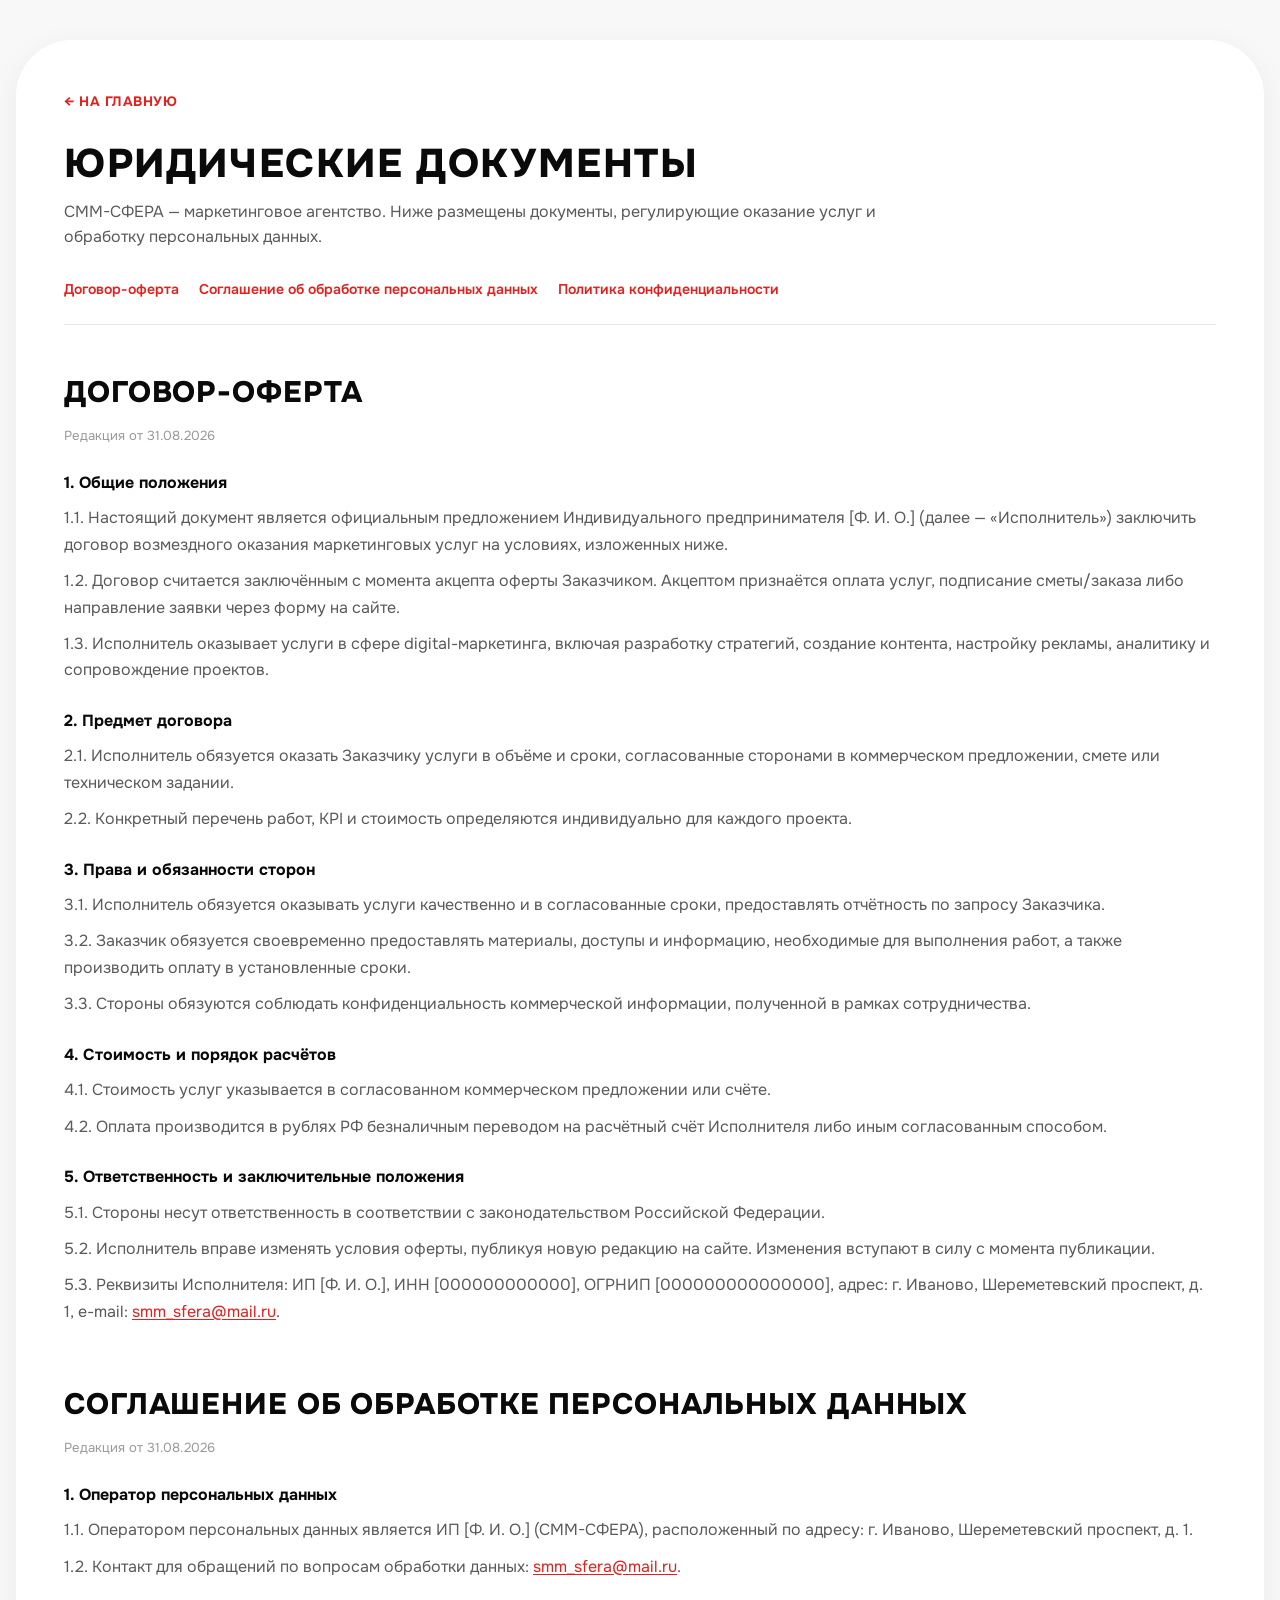
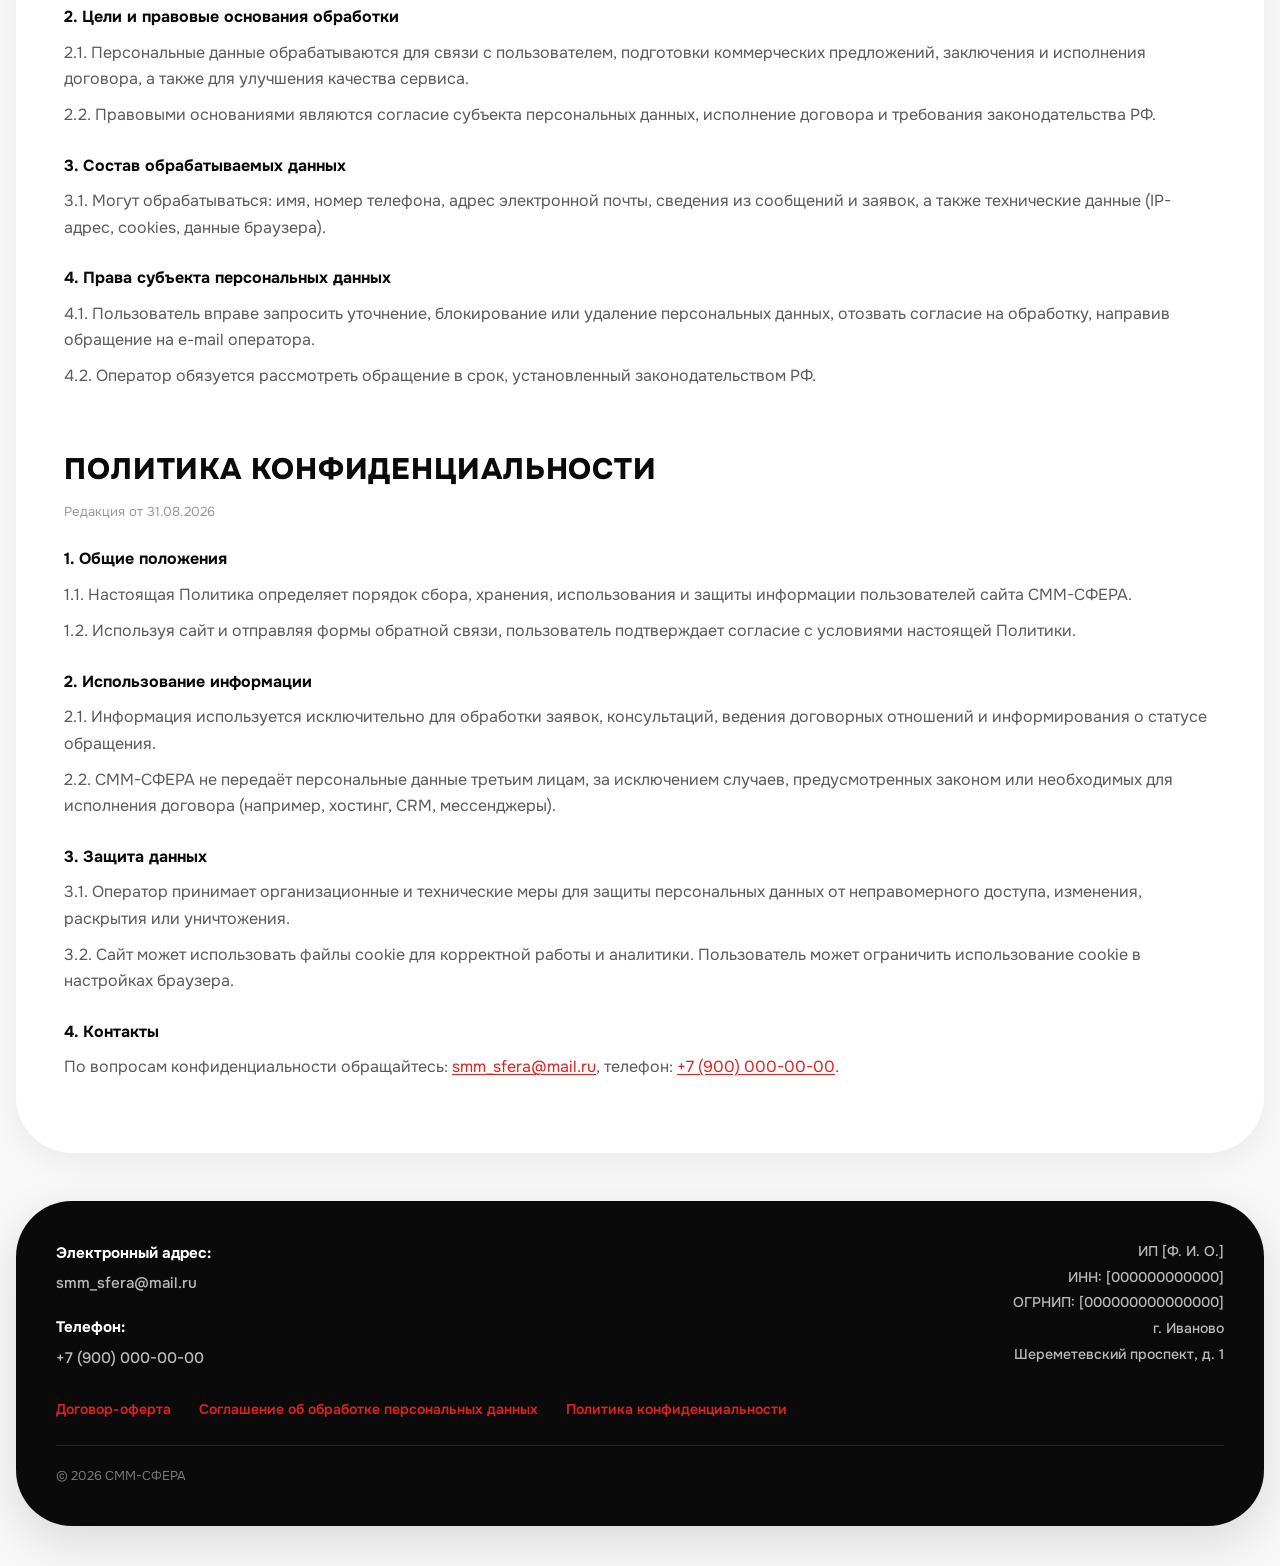
<file: policies.html>
<!DOCTYPE html>
<html lang="ru">
<head>
  <meta charset="UTF-8">
  <meta name="viewport" content="width=device-width, initial-scale=1.0">
  <meta name="robots" content="noindex, nofollow">
  <meta name="description" content="Юридические документы СММ-СФЕРА: договор-оферта, соглашение об обработке персональных данных, политика конфиденциальности.">
  <title>Юридические документы — СММ-СФЕРА</title>
  <link rel="preconnect" href="https://fonts.googleapis.com">
  <link rel="preconnect" href="https://fonts.gstatic.com" crossorigin>
  <link href="https://fonts.googleapis.com/css2?family=Onest:wght@400;500;600;700;800&display=swap" rel="stylesheet">
  <link rel="stylesheet" href="css/tokens.css">
  <link rel="stylesheet" href="css/layout.css">
  <link rel="stylesheet" href="css/components.css">
  <link rel="stylesheet" href="css/animations.css">
</head>
<body class="legal-page">

  <main class="legal-page__main">
    <div class="container">
      <div class="legal-page__shell">
        <a href="index.html" class="legal-page__back">← На главную</a>

        <header class="legal-page__header">
          <h1 class="legal-page__title">Юридические документы</h1>
          <p class="legal-page__intro">СММ-СФЕРА — маркетинговое агентство. Ниже размещены документы, регулирующие оказание услуг и обработку персональных данных.</p>
        </header>

        <nav class="legal-page__toc" aria-label="Содержание документов">
          <a href="#offer" class="legal-page__toc-link">Договор-оферта</a>
          <a href="#personal-data" class="legal-page__toc-link">Соглашение об обработке персональных данных</a>
          <a href="#privacy" class="legal-page__toc-link">Политика конфиденциальности</a>
        </nav>

        <article id="offer" class="legal-doc">
          <h2 class="legal-doc__title">Договор-оферта</h2>
          <p class="legal-doc__updated">Редакция от 31.08.2026</p>

          <section class="legal-doc__section">
            <h3>1. Общие положения</h3>
            <p>1.1. Настоящий документ является официальным предложением Индивидуального предпринимателя [Ф. И. О.] (далее — «Исполнитель») заключить договор возмездного оказания маркетинговых услуг на условиях, изложенных ниже.</p>
            <p>1.2. Договор считается заключённым с момента акцепта оферты Заказчиком. Акцептом признаётся оплата услуг, подписание сметы/заказа либо направление заявки через форму на сайте.</p>
            <p>1.3. Исполнитель оказывает услуги в сфере digital-маркетинга, включая разработку стратегий, создание контента, настройку рекламы, аналитику и сопровождение проектов.</p>
          </section>

          <section class="legal-doc__section">
            <h3>2. Предмет договора</h3>
            <p>2.1. Исполнитель обязуется оказать Заказчику услуги в объёме и сроки, согласованные сторонами в коммерческом предложении, смете или техническом задании.</p>
            <p>2.2. Конкретный перечень работ, KPI и стоимость определяются индивидуально для каждого проекта.</p>
          </section>

          <section class="legal-doc__section">
            <h3>3. Права и обязанности сторон</h3>
            <p>3.1. Исполнитель обязуется оказывать услуги качественно и в согласованные сроки, предоставлять отчётность по запросу Заказчика.</p>
            <p>3.2. Заказчик обязуется своевременно предоставлять материалы, доступы и информацию, необходимые для выполнения работ, а также производить оплату в установленные сроки.</p>
            <p>3.3. Стороны обязуются соблюдать конфиденциальность коммерческой информации, полученной в рамках сотрудничества.</p>
          </section>

          <section class="legal-doc__section">
            <h3>4. Стоимость и порядок расчётов</h3>
            <p>4.1. Стоимость услуг указывается в согласованном коммерческом предложении или счёте.</p>
            <p>4.2. Оплата производится в рублях РФ безналичным переводом на расчётный счёт Исполнителя либо иным согласованным способом.</p>
          </section>

          <section class="legal-doc__section">
            <h3>5. Ответственность и заключительные положения</h3>
            <p>5.1. Стороны несут ответственность в соответствии с законодательством Российской Федерации.</p>
            <p>5.2. Исполнитель вправе изменять условия оферты, публикуя новую редакцию на сайте. Изменения вступают в силу с момента публикации.</p>
            <p>5.3. Реквизиты Исполнителя: ИП [Ф. И. О.], ИНН [000000000000], ОГРНИП [000000000000000], адрес: г. Иваново, Шереметевский проспект, д. 1, e-mail: <a href="mailto:smm_sfera@mail.ru">smm_sfera@mail.ru</a>.</p>
          </section>
        </article>

        <article id="personal-data" class="legal-doc">
          <h2 class="legal-doc__title">Соглашение об обработке персональных данных</h2>
          <p class="legal-doc__updated">Редакция от 31.08.2026</p>

          <section class="legal-doc__section">
            <h3>1. Оператор персональных данных</h3>
            <p>1.1. Оператором персональных данных является ИП [Ф. И. О.] (СММ-СФЕРА), расположенный по адресу: г. Иваново, Шереметевский проспект, д. 1.</p>
            <p>1.2. Контакт для обращений по вопросам обработки данных: <a href="mailto:smm_sfera@mail.ru">smm_sfera@mail.ru</a>.</p>
          </section>

          <section class="legal-doc__section">
            <h3>2. Цели и правовые основания обработки</h3>
            <p>2.1. Персональные данные обрабатываются для связи с пользователем, подготовки коммерческих предложений, заключения и исполнения договора, а также для улучшения качества сервиса.</p>
            <p>2.2. Правовыми основаниями являются согласие субъекта персональных данных, исполнение договора и требования законодательства РФ.</p>
          </section>

          <section class="legal-doc__section">
            <h3>3. Состав обрабатываемых данных</h3>
            <p>3.1. Могут обрабатываться: имя, номер телефона, адрес электронной почты, сведения из сообщений и заявок, а также технические данные (IP-адрес, cookies, данные браузера).</p>
          </section>

          <section class="legal-doc__section">
            <h3>4. Права субъекта персональных данных</h3>
            <p>4.1. Пользователь вправе запросить уточнение, блокирование или удаление персональных данных, отозвать согласие на обработку, направив обращение на e-mail оператора.</p>
            <p>4.2. Оператор обязуется рассмотреть обращение в срок, установленный законодательством РФ.</p>
          </section>
        </article>

        <article id="privacy" class="legal-doc">
          <h2 class="legal-doc__title">Политика конфиденциальности</h2>
          <p class="legal-doc__updated">Редакция от 31.08.2026</p>

          <section class="legal-doc__section">
            <h3>1. Общие положения</h3>
            <p>1.1. Настоящая Политика определяет порядок сбора, хранения, использования и защиты информации пользователей сайта СММ-СФЕРА.</p>
            <p>1.2. Используя сайт и отправляя формы обратной связи, пользователь подтверждает согласие с условиями настоящей Политики.</p>
          </section>

          <section class="legal-doc__section">
            <h3>2. Использование информации</h3>
            <p>2.1. Информация используется исключительно для обработки заявок, консультаций, ведения договорных отношений и информирования о статусе обращения.</p>
            <p>2.2. СММ-СФЕРА не передаёт персональные данные третьим лицам, за исключением случаев, предусмотренных законом или необходимых для исполнения договора (например, хостинг, CRM, мессенджеры).</p>
          </section>

          <section class="legal-doc__section">
            <h3>3. Защита данных</h3>
            <p>3.1. Оператор принимает организационные и технические меры для защиты персональных данных от неправомерного доступа, изменения, раскрытия или уничтожения.</p>
            <p>3.2. Сайт может использовать файлы cookie для корректной работы и аналитики. Пользователь может ограничить использование cookie в настройках браузера.</p>
          </section>

          <section class="legal-doc__section">
            <h3>4. Контакты</h3>
            <p>По вопросам конфиденциальности обращайтесь: <a href="mailto:smm_sfera@mail.ru">smm_sfera@mail.ru</a>, телефон: <a href="tel:+79000000000">+7 (900) 000-00-00</a>.</p>
          </section>
        </article>
      </div>
    </div>
  </main>

  <footer class="footer">
    <div class="container">
      <div class="footer__shell">
        <div class="footer__legal-grid">
          <div class="footer__contacts-block">
            <p class="footer__field">
              <span class="footer__field-label">Электронный адрес:</span>
              <a href="mailto:smm_sfera@mail.ru" class="footer__field-value">smm_sfera@mail.ru</a>
            </p>
            <p class="footer__field">
              <span class="footer__field-label">Телефон:</span>
              <a href="tel:+79000000000" class="footer__field-value">+7 (900) 000-00-00</a>
            </p>
          </div>

          <div class="footer__legal-block">
            <p>ИП [Ф. И. О.]</p>
            <p>ИНН: [000000000000]</p>
            <p>ОГРНИП: [000000000000000]</p>
            <p>г. Иваново</p>
            <p>Шереметевский проспект, д. 1</p>
          </div>
        </div>

        <nav class="footer__policies" aria-label="Юридические документы">
          <a href="#offer" class="footer__policy-link">Договор-оферта</a>
          <a href="#personal-data" class="footer__policy-link">Соглашение об обработке персональных данных</a>
          <a href="#privacy" class="footer__policy-link">Политика конфиденциальности</a>
        </nav>

        <div class="footer__bottom">
          <p class="footer__copy">© 2026 СММ-СФЕРА</p>
        </div>
      </div>
    </div>
  </footer>

</body>
</html>
</file>
<file: css/tokens.css>
:root {
  --color-red: #E1211E;
  --color-red-dark: #C01A18;
  --color-black: #0A0A0A;
  --color-white: #FFFFFF;
  --color-gray-50: #F8F8F8;
  --color-gray-100: #F2F2F2;
  --color-gray-200: #E8E8E8;
  --color-gray-400: #9A9A9A;
  --color-gray-600: #5A5A5A;

  --font-family: 'Onest', system-ui, sans-serif;

  --radius-sm: 12px;
  --radius-md: 20px;
  --radius-inner: 20px;
  --radius-outer: 32px;
  --radius-tile: 32px;
  --radius-shell: 56px;
  --radius-tile-alt: 56px 32px 32px 56px;
  --radius-tile-alt-2: 32px 56px 56px 32px;
  --radius-pill: 999px;

  --gap: 10px;
  --gap-lg: 20px;
  --container-max: 1280px;
  --header-height: 96px;
  --section-overlap: -28px;

  --shadow-soft: 0 8px 32px rgba(10, 10, 10, 0.06);
  --shadow-lift: 0 16px 48px rgba(10, 10, 10, 0.12);
  --shadow-header: 0 4px 24px rgba(10, 10, 10, 0.08);

  --transition: 0.35s cubic-bezier(0.4, 0, 0.2, 1);
  --transition-fast: 0.2s cubic-bezier(0.4, 0, 0.2, 1);
}

*,
*::before,
*::after {
  box-sizing: border-box;
  margin: 0;
  padding: 0;
}

html {
  scroll-behavior: smooth;
}

@media (prefers-reduced-motion: reduce) {
  html {
    scroll-behavior: auto;
  }
}

body {
  font-family: var(--font-family);
  font-size: 16px;
  line-height: 1.6;
  color: var(--color-black);
  background: var(--color-gray-50);
  -webkit-font-smoothing: antialiased;
}

img {
  max-width: 100%;
  height: auto;
  display: block;
}

a {
  color: inherit;
  text-decoration: none;
}

ul {
  list-style: none;
}

button,
input {
  font: inherit;
  border: none;
  background: none;
}

:focus-visible {
  outline: 2px solid var(--color-red);
  outline-offset: 3px;
}
</file>
<file: css/layout.css>
.container {
  width: min(100% - 32px, var(--container-max));
  margin-inline: auto;
}

.section {
  padding-block: 40px;
  position: relative;
  scroll-margin-top: calc(var(--header-height) + 12px);
}

.section--tight {
  padding-block: 20px;
}

.section--hero {
  padding-top: 8px;
  padding-bottom: 20px;
  z-index: 2;
}

.section--signals {
  z-index: 1;
}

.section--overlap {
  margin-top: var(--section-overlap);
  z-index: 1;
}

.section--overlap + .section--overlap {
  z-index: auto;
}

/* Section shells — organic capsules */
.section-shell {
  border-radius: var(--radius-shell);
  overflow: hidden;
  box-shadow: var(--shadow-soft);
}

.section-shell--white {
  background: var(--color-white);
}

.section-shell--contacts {
  background: var(--color-white);
}

.section-shell__inner {
  padding: var(--gap);
}

/* Bento canvas */
.bento-canvas {
  display: grid;
  gap: var(--gap);
}

.bento-tile {
  padding: clamp(20px, 3vw, 32px);
  border-radius: var(--radius-tile);
  overflow: hidden;
  transition: transform var(--transition-fast), box-shadow var(--transition-fast);
}

.bento-tile--shape-a {
  border-radius: var(--radius-tile-alt);
}

.bento-tile--shape-b {
  border-radius: var(--radius-tile-alt-2);
}

.bento-tile--white {
  background: var(--color-white);
}

.bento-tile--red {
  background: var(--color-red);
  color: var(--color-white);
}

.bento-tile--black {
  background: var(--color-black);
  color: var(--color-white);
}

.bento-tile--gray {
  background: var(--color-gray-50);
}

.canvas-title {
  font-size: clamp(1.25rem, 3vw, 2rem);
  font-weight: 800;
  letter-spacing: 0.04em;
  text-transform: uppercase;
  line-height: 1.2;
}

.canvas-title--dark {
  color: var(--color-black);
}

/* Hero — три колонки: текст / команда / лого */
.hero-mosaic {
  display: grid;
  grid-template-columns: minmax(0, 1.5fr) minmax(0, 0.88fr) minmax(0, 0.72fr);
  grid-template-rows: minmax(320px, 1fr);
  gap: var(--gap);
  align-items: stretch;
}

.hero-mosaic__main {
  display: flex;
  flex-direction: column;
  justify-content: center;
  box-shadow: var(--shadow-soft);
  padding: clamp(24px, 3vw, 40px);
}

.hero-mosaic__desc {
  display: flex;
  align-items: center;
  justify-content: flex-start;
  box-shadow: var(--shadow-soft);
  padding: clamp(24px, 3vw, 36px);
}

.hero-mosaic__logo {
  display: flex;
  align-items: center;
  justify-content: center;
  background: var(--color-red);
  position: relative;
  overflow: visible;
  box-shadow: var(--shadow-lift);
  min-height: 100%;
}

.hero-mosaic__logo::before {
  content: '';
  position: absolute;
  inset: 0;
  border-radius: inherit;
  background: radial-gradient(circle at 30% 22%, rgba(255, 255, 255, 0.14) 0%, transparent 52%);
  pointer-events: none;
  z-index: 0;
}

.hero-mosaic__logo .logo-sphere {
  position: relative;
  z-index: 1;
}


/* Signals canvas */
.signals-canvas {
  grid-template-columns: repeat(6, 1fr);
  grid-template-areas:
    "heading heading heading heading heading heading"
    "s01 s01 s02 s03 s03 s03"
    "s04 s04 s05 s06 s06 s06";
}

.signals-canvas__heading {
  grid-area: heading;
  border-radius: var(--radius-tile-alt);
}

.signals-canvas .signals-tile:nth-child(2) { grid-area: s01; }
.signals-canvas .signals-tile:nth-child(3) { grid-area: s02; }
.signals-canvas .signals-tile:nth-child(4) { grid-area: s03; }
.signals-canvas .signals-tile:nth-child(5) { grid-area: s04; }
.signals-canvas .signals-tile:nth-child(6) { grid-area: s05; }
.signals-canvas .signals-tile:nth-child(7) { grid-area: s06; }

/* Arsenal canvas */
.arsenal-canvas {
  grid-template-columns: repeat(6, 1fr);
  grid-template-rows: auto 1fr 1fr;
  grid-template-areas:
    "title title title title title title"
    "m01 m01 m02 m02 m03 m03"
    "m04 m05 m06 m07 m07 m07";
  align-items: stretch;
}

.arsenal-canvas__title {
  grid-area: title;
  border-radius: var(--radius-tile-alt-2);
}

.arsenal-canvas .mission-tile:nth-child(2) { grid-area: m01; }
.arsenal-canvas .mission-tile:nth-child(3) { grid-area: m02; }
.arsenal-canvas .mission-tile:nth-child(4) { grid-area: m03; }
.arsenal-canvas .mission-tile:nth-child(5) { grid-area: m04; }
.arsenal-canvas .mission-tile:nth-child(6) { grid-area: m05; }
.arsenal-canvas .mission-tile:nth-child(7) { grid-area: m06; }
.arsenal-canvas .mission-tile:nth-child(8) { grid-area: m07; }

/* Why canvas */
.why-canvas {
  grid-template-columns: repeat(12, 1fr);
  grid-template-rows: auto auto auto;
  grid-template-areas:
    "heading heading heading heading heading heading heading heading heading heading heading heading"
    "feat feat feat feat w02 w02 w02 w02 w03 w03 w03 w03"
    "feat feat feat feat w04 w04 w04 w05 w05 w06 w06 w06";
}

.why-canvas__heading {
  grid-area: heading;
  border-radius: var(--radius-tile-alt);
}

.why-canvas .why-tile:nth-child(2) { grid-area: feat; }
.why-canvas .why-tile:nth-child(3) { grid-area: w02; }
.why-canvas .why-tile:nth-child(4) { grid-area: w03; }
.why-canvas .why-tile:nth-child(5) { grid-area: w04; }
.why-canvas .why-tile:nth-child(6) { grid-area: w05; }
.why-canvas .why-tile:nth-child(7) { grid-area: w06; }

/* Cases canvas */
.cases-canvas {
  grid-template-columns: 1fr;
}

.cases-canvas__heading {
  border-radius: var(--radius-tile-alt);
}

/* Contact canvas */
.contact-canvas {
  grid-template-columns: 1fr 1fr;
  gap: var(--gap);
}

.contact-canvas__info {
  border-radius: var(--radius-tile-alt);
}

.contact-canvas__form {
  border-radius: var(--radius-tile-alt-2);
}

@media (max-width: 1024px) {
  .hero-mosaic {
    grid-template-columns: 1fr 1fr;
    grid-template-rows: auto auto;
    grid-template-areas:
      "main main"
      "desc logo";
  }

  .hero-mosaic__main {
    grid-area: main;
  }

  .hero-mosaic__desc {
    grid-area: desc;
  }

  .hero-mosaic__logo {
    grid-area: logo;
    min-height: 280px;
  }

  .signals-canvas {
    grid-template-columns: repeat(4, 1fr);
    grid-template-areas:
      "heading heading heading heading"
      "s01 s01 s02 s02"
      "s03 s03 s03 s04"
      "s05 s06 s06 s06";
  }

  .arsenal-canvas {
    grid-template-columns: repeat(2, 1fr);
    grid-template-areas:
      "title title"
      "m01 m01"
      "m02 m03"
      "m04 m05"
      "m06 m07";
  }

  .why-canvas {
    grid-template-columns: repeat(4, 1fr);
    grid-template-areas:
      "heading heading heading heading"
      "feat feat feat feat"
      "w02 w02 w03 w03"
      "w04 w04 w05 w06";
    grid-template-rows: auto;
  }

  .contact-canvas {
    grid-template-columns: 1fr;
  }
}

@media (max-width: 640px) {
  .section {
    padding-block: 32px;
  }

  .section-shell {
    border-radius: 36px;
  }

  .hero-mosaic {
    grid-template-columns: 1fr;
    grid-template-rows: auto;
    grid-template-areas:
      "main"
      "desc"
      "logo";
  }

  .hero-mosaic__main,
  .hero-mosaic__desc,
  .hero-mosaic__logo {
    grid-area: auto;
  }

  .hero-mosaic__logo {
    min-height: 260px;
  }

  .signals-canvas,
  .arsenal-canvas,
  .why-canvas {
    grid-template-columns: 1fr;
    grid-template-areas: none;
  }

  .signals-canvas > *,
  .arsenal-canvas > *,
  .why-canvas > * {
    grid-area: auto !important;
  }
}
</file>
<file: css/components.css>
/* Header — floating bar */
.header {
  position: sticky;
  top: 0;
  z-index: 100;
  padding: 16px 0 8px;
  pointer-events: none;
}

.header--floating .header__bar {
  pointer-events: auto;
  display: flex;
  align-items: center;
  gap: 12px;
  padding: 8px 12px 8px 8px;
  background: rgba(255, 255, 255, 0.92);
  border-radius: var(--radius-pill);
  box-shadow: var(--shadow-header);
  backdrop-filter: blur(16px);
  transition: padding var(--transition), box-shadow var(--transition);
}

.header.is-scrolled .header__bar {
  padding-block: 6px;
  box-shadow: var(--shadow-lift);
}

.header__logo {
  flex-shrink: 0;
}

.nav-pill {
  display: flex;
  align-items: center;
  gap: 6px;
  padding: 4px 6px;
  background: var(--color-white);
  border: 1px solid var(--color-gray-200);
  border-radius: var(--radius-pill);
  flex: 1;
  justify-content: center;
  min-width: 0;
  overflow-x: auto;
  overflow-y: visible;
  scrollbar-width: none;
}

.nav-pill::-webkit-scrollbar {
  display: none;
}

.nav-pill__link {
  flex: 0 0 auto;
  display: inline-flex;
  align-items: center;
  justify-content: center;
  min-height: 40px;
  padding: 10px 18px;
  font-size: 0.68rem;
  font-weight: 600;
  letter-spacing: 0.06em;
  text-transform: uppercase;
  white-space: nowrap;
  border-radius: var(--radius-pill);
  background: var(--color-gray-50);
  color: var(--color-black);
  position: relative;
  z-index: 0;
  transition: background var(--transition), color var(--transition), transform var(--transition-fast), box-shadow var(--transition-fast);
}

.nav-pill__link:hover,
.nav-pill__link:focus-visible {
  background: var(--color-white);
  box-shadow: var(--shadow-soft);
  z-index: 2;
}

.nav-pill__link.is-active {
  background: var(--color-black);
  color: var(--color-white);
  box-shadow: none;
  z-index: 1;
}

.nav-pill__link.is-active:hover,
.nav-pill__link.is-active:focus-visible {
  background: var(--color-black);
  color: var(--color-white);
}

.header__cta {
  flex-shrink: 0;
  white-space: nowrap;
}

.burger {
  display: none;
  flex-direction: column;
  gap: 5px;
  padding: 10px;
  cursor: pointer;
  border-radius: var(--radius-sm);
  flex-shrink: 0;
}

.burger span {
  display: block;
  width: 22px;
  height: 2px;
  background: var(--color-black);
  transition: transform var(--transition), opacity var(--transition);
}

.burger.is-active span:nth-child(1) {
  transform: translateY(7px) rotate(45deg);
}

.burger.is-active span:nth-child(2) {
  opacity: 0;
}

.burger.is-active span:nth-child(3) {
  transform: translateY(-7px) rotate(-45deg);
}

.nav-backdrop {
  display: none;
}

/* Higher specificity than .btn so desktop hides the mobile-menu CTA */
.nav-pill .nav-pill__cta {
  display: none;
}

@media (max-width: 1024px) {
  .burger {
    display: flex;
    order: 3;
  }

  .header__cta {
    display: none;
  }

  body.nav-open {
    overflow: hidden;
  }

  .nav-backdrop {
    display: block;
    position: fixed;
    inset: 0;
    background: rgba(10, 10, 10, 0.42);
    backdrop-filter: blur(6px);
    z-index: 98;
    opacity: 0;
    pointer-events: none;
    transition: opacity var(--transition);
  }

  .nav-backdrop.is-visible {
    opacity: 1;
    pointer-events: auto;
  }

  .nav-pill {
    position: fixed;
    top: calc(var(--header-height) - 6px);
    left: 16px;
    right: 16px;
    flex-direction: column;
    align-items: stretch;
    gap: 0;
    max-width: none;
    padding: 8px 20px 24px;
    background: var(--color-white);
    border-radius: var(--radius-md);
    transform: translateY(calc(-100% - var(--header-height)));
    opacity: 0;
    pointer-events: none;
    transition: transform 0.4s cubic-bezier(0.22, 1, 0.36, 1), opacity 0.3s ease;
    box-shadow: var(--shadow-lift);
    z-index: 99;
    overflow-y: auto;
    max-height: calc(100dvh - var(--header-height) - 16px);
  }

  .nav-pill.is-open {
    transform: translateY(0);
    opacity: 1;
    pointer-events: auto;
  }

  .nav-pill__link {
    text-align: left;
    padding: 18px 4px;
    font-size: 0.82rem;
    font-weight: 700;
    letter-spacing: 0.06em;
    background: transparent;
    border-radius: 0;
    border-bottom: 1px solid var(--color-gray-200);
    transition: color var(--transition-fast), padding-left var(--transition-fast);
  }

  .nav-pill__link:first-child {
    border-top: 1px solid var(--color-gray-200);
  }

  .nav-pill__link:hover,
  .nav-pill__link:focus-visible {
    background: transparent;
    box-shadow: none;
    color: var(--color-red);
    padding-left: 8px;
  }

  .nav-pill__link.is-active {
    background: transparent;
    color: var(--color-red);
    box-shadow: none;
    padding-left: 10px;
    border-left: 3px solid var(--color-red);
  }

  .nav-pill__link.is-active:hover,
  .nav-pill__link.is-active:focus-visible {
    background: transparent;
    color: var(--color-red);
  }

  .nav-pill .nav-pill__cta {
    display: inline-flex;
    margin-top: 20px;
    flex-shrink: 0;
  }
}

/* Buttons */
.btn {
  display: inline-flex;
  align-items: center;
  justify-content: center;
  gap: 8px;
  padding: 14px 28px;
  font-size: 0.8rem;
  font-weight: 700;
  letter-spacing: 0.06em;
  text-transform: uppercase;
  border-radius: var(--radius-pill);
  cursor: pointer;
  position: relative;
  overflow: hidden;
  transition: background var(--transition), color var(--transition), border-color var(--transition), transform var(--transition-fast), box-shadow var(--transition-fast);
}

.btn:hover {
  transform: translateY(-2px);
  box-shadow: var(--shadow-soft);
}

.btn:active,
.btn.is-pressed {
  transform: scale(0.97) translateY(0);
}

.btn--sm {
  padding: 10px 20px;
  font-size: 0.72rem;
}

.btn--primary {
  background: var(--color-red);
  color: var(--color-white);
}

.btn--primary:hover,
.btn--primary:focus-visible {
  background: var(--color-red-dark);
}

.btn--outline {
  background: transparent;
  color: var(--color-red);
  border: 2px solid var(--color-red);
}

.btn--outline:hover,
.btn--outline:focus-visible {
  background: var(--color-red);
  color: var(--color-white);
}

.btn--full {
  width: 100%;
}

/* Hero */
.hero__title {
  font-size: clamp(1.6rem, 3.8vw, 2.75rem);
  font-weight: 800;
  line-height: 1.1;
  letter-spacing: 0.02em;
  text-transform: uppercase;
  margin-bottom: 14px;
}

.hero__title span {
  color: var(--color-red);
}

.hero__subtitle {
  font-size: 1rem;
  font-weight: 500;
  color: var(--color-gray-600);
  margin-bottom: 24px;
  max-width: 520px;
  line-height: 1.5;
}

.hero__text {
  font-size: clamp(0.95rem, 1.5vw, 1.15rem);
  font-weight: 700;
  line-height: 1.45;
  letter-spacing: 0.03em;
  text-transform: uppercase;
  color: var(--color-gray-600);
  text-align: left;
}

.hero__text-highlight {
  display: inline;
  background: var(--color-black);
  color: var(--color-white);
  padding: 0.1em 0.28em;
  border-radius: 6px;
  box-decoration-break: clone;
  -webkit-box-decoration-break: clone;
}

.hero__actions {
  display: flex;
  flex-wrap: wrap;
  gap: 10px;
}

/* Signals — self-check checklist */
.signals-canvas__heading .canvas-title span {
  color: var(--color-red);
}

.signals-subtitle {
  font-size: clamp(0.9rem, 1.4vw, 1.05rem);
  font-weight: 500;
  line-height: 1.55;
  color: var(--color-gray-600);
  margin-top: 14px;
  max-width: 560px;
}

.signals-meter {
  margin-top: 22px;
  max-width: 420px;
}

.signals-meter__header {
  display: flex;
  align-items: baseline;
  justify-content: space-between;
  gap: 12px;
  margin-bottom: 10px;
}

.signals-meter__label {
  font-size: 0.68rem;
  font-weight: 700;
  letter-spacing: 0.12em;
  text-transform: uppercase;
  color: var(--color-gray-400);
}

.signals-meter__count {
  font-size: 0.82rem;
  font-weight: 600;
  color: var(--color-black);
}

.signals-meter__count strong {
  font-size: 1.15rem;
  font-weight: 800;
  color: var(--color-red);
  transition: transform var(--transition-fast);
}

.signals-meter__count strong.is-pulse {
  animation: signals-count-pulse 0.45s ease;
}

@keyframes signals-count-pulse {
  0%, 100% { transform: scale(1); }
  50% { transform: scale(1.18); }
}

.signals-meter__track {
  position: relative;
  height: 10px;
  border-radius: var(--radius-pill);
  background: var(--color-gray-200);
  overflow: hidden;
}

.signals-meter__fill {
  position: absolute;
  inset: 0 auto 0 0;
  width: 0%;
  border-radius: inherit;
  background: linear-gradient(90deg, var(--color-red-dark), var(--color-red) 55%, #ff5a57);
  transition: width 0.55s cubic-bezier(0.34, 1.2, 0.64, 1);
  box-shadow: 0 0 18px rgba(225, 33, 30, 0.35);
}

.signals-meter__ticks {
  position: absolute;
  inset: 0;
  display: grid;
  grid-template-columns: repeat(6, 1fr);
  pointer-events: none;
}

.signals-meter__ticks span {
  border-right: 1px solid rgba(255, 255, 255, 0.55);
}

.signals-meter__ticks span:last-child {
  border-right: none;
}

.signals-meter__hint {
  margin-top: 12px;
  font-size: 0.82rem;
  font-weight: 600;
  line-height: 1.45;
  color: var(--color-gray-600);
  transition: color var(--transition-fast);
}

.signals-meter__hint.is-hot {
  color: var(--color-red);
}

.signals-meter__cta {
  display: inline-flex;
  align-items: center;
  margin-top: 14px;
  font-size: 0.78rem;
  font-weight: 800;
  letter-spacing: 0.06em;
  text-transform: uppercase;
  color: var(--color-white);
  background: var(--color-red);
  padding: 12px 20px;
  border-radius: var(--radius-pill);
  transition: background var(--transition-fast), transform var(--transition-fast), opacity var(--transition-fast);
}

.signals-meter__cta:hover,
.signals-meter__cta:focus-visible {
  background: var(--color-red-dark);
  transform: translateY(-2px);
}

.signals-meter__cta[hidden] {
  display: none;
}

.signals-check {
  cursor: pointer;
  user-select: none;
  transition:
    transform var(--transition-fast),
    box-shadow var(--transition-fast),
    filter var(--transition);
}

.signals-check:hover {
  transform: translateY(-3px);
  box-shadow: var(--shadow-soft);
}

.signals-check:focus-within {
  outline: 2px solid rgba(225, 33, 30, 0.45);
  outline-offset: 3px;
}

.signals-check__input {
  position: absolute;
  opacity: 0;
  width: 1px;
  height: 1px;
  pointer-events: none;
}

.signals-check__toggle {
  position: absolute;
  top: clamp(16px, 2.2vw, 24px);
  left: clamp(16px, 2.2vw, 24px);
  z-index: 2;
  display: flex;
  align-items: center;
  justify-content: center;
  width: 28px;
  height: 28px;
  border-radius: 50%;
  border: 2px solid rgba(225, 33, 30, 0.35);
  background: rgba(255, 255, 255, 0.9);
  transition:
    background var(--transition-fast),
    border-color var(--transition-fast),
    transform var(--transition-fast),
    box-shadow var(--transition-fast);
}

.bento-tile--red .signals-check__toggle,
.bento-tile--black .signals-check__toggle {
  border-color: rgba(255, 255, 255, 0.45);
  background: rgba(255, 255, 255, 0.12);
}

.signals-check__tick {
  width: 16px;
  height: 16px;
  color: var(--color-white);
  opacity: 0;
  transform: scale(0.4) rotate(-12deg);
  transition:
    opacity var(--transition-fast),
    transform 0.35s cubic-bezier(0.34, 1.4, 0.64, 1);
}

.signals-check:has(.signals-check__input:checked) {
  filter: saturate(0.72);
}

.signals-check:has(.signals-check__input:checked) .signals-check__toggle {
  background: var(--color-red);
  border-color: var(--color-red);
  box-shadow: 0 0 0 4px rgba(225, 33, 30, 0.18);
  transform: scale(1.08);
}

.bento-tile--red.signals-check:has(.signals-check__input:checked) .signals-check__toggle,
.bento-tile--black.signals-check:has(.signals-check__input:checked) .signals-check__toggle {
  background: var(--color-white);
  border-color: var(--color-white);
}

.bento-tile--red.signals-check:has(.signals-check__input:checked) .signals-check__tick,
.bento-tile--black.signals-check:has(.signals-check__input:checked) .signals-check__tick {
  color: var(--color-red);
}

.signals-check:has(.signals-check__input:checked) .signals-check__tick {
  opacity: 1;
  transform: scale(1) rotate(0deg);
}

.signals-check:has(.signals-check__input:checked) .signals-tile__text {
  opacity: 0.55;
  text-decoration: line-through;
  text-decoration-color: rgba(225, 33, 30, 0.55);
  text-decoration-thickness: 2px;
}

.signals-check:has(.signals-check__input:checked) .signals-tile__num {
  opacity: 0.12;
}

.signals-check:has(.signals-check__input:checked) .signals-tile__icon {
  opacity: 0.35;
  transform: scale(0.92);
}

.signals-check:has(.signals-check__input:checked)::after {
  content: 'узнаю';
  position: absolute;
  bottom: clamp(14px, 2vw, 20px);
  right: clamp(14px, 2vw, 20px);
  font-size: 0.58rem;
  font-weight: 800;
  letter-spacing: 0.14em;
  text-transform: uppercase;
  color: var(--color-red);
  opacity: 0.7;
  transform: rotate(-6deg);
}

.bento-tile--red.signals-check:has(.signals-check__input:checked)::after,
.bento-tile--black.signals-check:has(.signals-check__input:checked)::after {
  color: var(--color-white);
  opacity: 0.55;
}

.signals-tile {
  position: relative;
  display: flex;
  flex-direction: column;
  justify-content: flex-start;
  height: 100%;
  min-height: clamp(128px, 14vw, 160px);
}

.signals-tile--wide {
  min-height: clamp(132px, 15vw, 168px);
}

.signals-tile--accent {
  min-height: clamp(148px, 17vw, 188px);
}

.signals-tile__num {
  font-size: clamp(2rem, 4vw, 3rem);
  font-weight: 800;
  line-height: 1;
  color: var(--color-red);
  opacity: 0.25;
  margin-bottom: 8px;
  padding-left: 36px;
  transition: opacity var(--transition);
}

.signals-tile__num--light {
  color: var(--color-white);
  opacity: 0.4;
}

.signals-tile__icon {
  position: absolute;
  top: clamp(18px, 2.5vw, 26px);
  right: clamp(18px, 2.5vw, 26px);
  width: 32px;
  height: 32px;
  opacity: 0.92;
  transition: opacity var(--transition), transform var(--transition);
}

.signals-tile--wide .signals-tile__icon {
  width: 36px;
  height: 36px;
}

.signals-tile__icon--light .tile-icon {
  filter: brightness(0) invert(1);
  opacity: 0.85;
}

/* Lucide icons — https://lucide.dev (ISC) */
.tile-icon {
  display: block;
  width: 100%;
  height: 100%;
  object-fit: contain;
}

.tile-icon--lg {
  width: 32px;
  height: 32px;
}

/* Mission tiles */
.mission-tile {
  display: flex;
  flex-direction: column;
  position: relative;
  min-height: 160px;
}

.mission-tile__icon {
  position: absolute;
  top: clamp(18px, 2.5vw, 26px);
  right: clamp(18px, 2.5vw, 26px);
  width: 32px;
  height: 32px;
  opacity: 0.92;
}

.mission-tile__icon .tile-icon {
  width: 100%;
  height: 100%;
}

.bento-tile--red .mission-tile__icon .tile-icon,
.bento-tile--black .mission-tile__icon .tile-icon {
  filter: brightness(0) invert(1);
  opacity: 0.85;
}

.mission-tile--promo {
  position: relative;
  overflow: hidden;
}

.mission-tile--promo::after {
  content: '';
  position: absolute;
  inset: 0;
  opacity: 0.07;
  background-image: radial-gradient(circle, rgba(255, 255, 255, 0.9) 1px, transparent 1px);
  background-size: 14px 14px;
  pointer-events: none;
}

.mission-tile--digital {
  position: relative;
  overflow: hidden;
}

.mission-tile--digital::after {
  content: '07';
  position: absolute;
  right: 8px;
  bottom: -12px;
  font-size: clamp(4.5rem, 10vw, 7rem);
  font-weight: 800;
  line-height: 1;
  color: var(--color-white);
  opacity: 0.08;
  pointer-events: none;
}

.contact-info__row {
  display: inline-flex;
  align-items: center;
  gap: 10px;
}

.contact-info__icon {
  width: 20px;
  height: 20px;
  flex-shrink: 0;
  opacity: 0.65;
}

.contact-info__address .contact-info__row {
  align-items: flex-start;
  margin-top: 6px;
}

.contact-info__address .contact-info__icon {
  margin-top: 2px;
}

.signals-tile__text {
  margin-top: auto;
  padding-right: clamp(36px, 4vw, 44px);
  font-family: var(--font-family);
  font-size: clamp(0.78rem, 1.15vw, 0.88rem);
  font-weight: 700;
  line-height: 1.35;
  letter-spacing: 0.04em;
  text-transform: uppercase;
  color: var(--color-black);
  max-width: 22ch;
}

.signals-tile--wide .signals-tile__text {
  max-width: 32ch;
}

.signals-tile__text--light {
  color: var(--color-white);
  opacity: 0.95;
}

@media (max-width: 640px) {
  .signals-tile {
    min-height: 120px;
  }
}

/* Mission tiles — typography & lists */
.mission-tile__num {
  font-size: clamp(2rem, 4vw, 3rem);
  font-weight: 800;
  line-height: 1;
  color: var(--color-red);
  opacity: 0.25;
  margin-bottom: 8px;
}

.mission-tile__num--light {
  color: var(--color-white);
  opacity: 0.4;
}

.mission-tile__title {
  font-size: 0.85rem;
  font-weight: 800;
  letter-spacing: 0.04em;
  text-transform: uppercase;
  margin-bottom: 12px;
  padding-right: clamp(36px, 4vw, 44px);
}

.mission-tile__label {
  color: var(--color-black);
}

.mission-tile__title--light .mission-tile__label {
  color: var(--color-white);
  opacity: 0.92;
}

.mission-tile__name {
  color: var(--color-red);
}

.mission-tile__title--light .mission-tile__name {
  color: var(--color-white);
}

.mission-tile__list {
  font-size: 0.85rem;
  color: var(--color-gray-600);
  margin-top: auto;
}

.mission-tile__list--light {
  color: rgba(255, 255, 255, 0.8);
}

.mission-tile__list li {
  padding: 3px 0;
  padding-left: 14px;
  position: relative;
}

.mission-tile__list li::before {
  content: '';
  position: absolute;
  left: 0;
  top: 11px;
  width: 4px;
  height: 4px;
  border-radius: 50%;
  background: currentColor;
  opacity: 0.5;
}

.mission-tile--tall {
  min-height: 200px;
}

/* Why tiles */
.why-tile {
  display: flex;
  flex-direction: column;
  justify-content: flex-start;
  min-height: 140px;
  position: relative;
}

.why-tile--featured {
  min-height: 100%;
  justify-content: flex-end;
}

.why-tile__stat {
  font-size: clamp(3rem, 8vw, 5rem);
  font-weight: 800;
  line-height: 0.95;
  letter-spacing: -0.02em;
  margin-bottom: 4px;
}

.why-tile__stat-label {
  font-size: clamp(0.85rem, 1.6vw, 1.05rem);
  font-weight: 700;
  letter-spacing: 0.06em;
  text-transform: uppercase;
  line-height: 1.25;
  margin-bottom: 12px;
  max-width: 14ch;
}

.why-tile__num {
  font-size: 0.7rem;
  font-weight: 700;
  letter-spacing: 0.1em;
  opacity: 0.45;
  margin-bottom: 10px;
}

.why-tile__icon {
  position: absolute;
  top: clamp(18px, 2.5vw, 26px);
  right: clamp(18px, 2.5vw, 26px);
  width: 32px;
  height: 32px;
  opacity: 0.4;
}

.why-tile--featured .why-tile__icon {
  opacity: 0.55;
}

.bento-tile--red .why-tile__icon .tile-icon,
.bento-tile--black .why-tile__icon .tile-icon {
  filter: brightness(0) invert(1);
}

.why-tile__title {
  font-size: clamp(0.92rem, 1.8vw, 1.15rem);
  font-weight: 800;
  letter-spacing: 0.03em;
  text-transform: uppercase;
  line-height: 1.2;
  margin-bottom: 6px;
  padding-right: 36px;
}

.why-tile--featured .why-tile__title {
  font-size: clamp(1.4rem, 3vw, 2rem);
}

.why-tile__text {
  font-size: 0.82rem;
  line-height: 1.5;
  opacity: 0.78;
}

.why-tile:not(.why-tile--featured) .why-tile__text {
  display: -webkit-box;
  -webkit-line-clamp: 2;
  -webkit-box-orient: vertical;
  overflow: hidden;
}

/* Cases */
.case-block {
  display: grid;
  grid-template-columns: 200px 220px 1fr;
  border-radius: var(--radius-tile);
  overflow: hidden;
  background: var(--color-gray-50);
}

.case-block__side {
  display: flex;
  flex-direction: column;
  justify-content: center;
  padding: 28px 22px;
  color: var(--color-white);
}

.case-block__side--black {
  background: var(--color-black);
}

.case-block__side--red {
  background: var(--color-red);
}

.case-block__side--soon {
  background: linear-gradient(160deg, #1a1a1a 0%, #2d2d2d 100%);
}

.case-block--soon {
  opacity: 0.98;
}

.case-block__visual {
  display: block;
  position: relative;
  overflow: hidden;
  background: var(--color-gray-100, #f0f0f0);
  min-height: 240px;
  height: 100%;
  padding: 0;
  border: none;
  cursor: pointer;
  font: inherit;
  color: inherit;
  text-align: left;
}

.case-gallery__stack {
  position: absolute;
  inset: 0;
}

.case-gallery__slide {
  position: absolute;
  inset: 0;
  display: flex;
  align-items: center;
  justify-content: center;
  background: var(--color-gray-100, #f0f0f0);
  font-size: 0.8rem;
  font-weight: 600;
  letter-spacing: 0.04em;
  text-transform: uppercase;
  color: var(--color-gray-400);
  opacity: 0;
  transition: opacity 0.45s ease;
}

.case-gallery__slide.is-active {
  opacity: 1;
  z-index: 1;
}

.case-gallery__dots {
  position: absolute;
  left: 50%;
  bottom: 12px;
  z-index: 3;
  display: flex;
  gap: 6px;
  transform: translateX(-50%);
  padding: 6px 10px;
  border-radius: var(--radius-pill);
  background: rgba(10, 10, 10, 0.45);
  backdrop-filter: blur(6px);
}

.case-gallery__dots span {
  width: 6px;
  height: 6px;
  border-radius: 50%;
  background: rgba(255, 255, 255, 0.45);
  transition: transform var(--transition-fast), background var(--transition-fast);
}

.case-gallery__dots span.is-active {
  background: var(--color-red);
  transform: scale(1.25);
}

.case-gallery:focus-visible {
  outline: 2px solid var(--color-red);
  outline-offset: -2px;
}

.case-gallery.is-advancing .case-gallery__slide.is-active {
  animation: case-gallery-flash 0.35s ease;
}

@keyframes case-gallery-flash {
  0%, 100% { opacity: 1; }
  50% { opacity: 0.72; }
}

.case-block__cell--result-muted {
  border-color: rgba(10, 10, 10, 0.12);
  box-shadow: inset 0 0 0 1px rgba(10, 10, 10, 0.04);
}

.case-block__cell--result-muted .case-block__label {
  color: var(--color-gray-600);
}

.case-block__metric--muted {
  color: var(--color-gray-500) !important;
  font-size: clamp(1.25rem, 2vw, 1.5rem) !important;
}

.case-block__cell--result-muted .case-block__metric span {
  color: var(--color-gray-400);
}

.case-block__num {
  font-size: 0.75rem;
  font-weight: 700;
  letter-spacing: 0.1em;
  opacity: 0.6;
  margin-bottom: 8px;
}

.case-block__name {
  font-size: 0.95rem;
  font-weight: 800;
  letter-spacing: 0.04em;
  text-transform: uppercase;
  line-height: 1.3;
}

.case-block__grid {
  display: grid;
  grid-template-columns: repeat(2, 1fr);
  background: var(--color-white);
  gap: var(--gap);
  padding: var(--gap);
}

.case-block__cell {
  padding: 20px;
  background: var(--color-gray-50);
}

.case-block__cell--a {
  border-radius: 28px 12px 12px 28px;
}

.case-block__cell--b {
  border-radius: 12px 28px 28px 12px;
}

.case-block__cell--result {
  background: var(--color-white);
  border: 2px solid rgba(225, 33, 30, 0.2);
  border-radius: 16px 32px 32px 16px;
  display: flex;
  flex-direction: column;
  justify-content: center;
  min-height: 100%;
  box-shadow: inset 0 0 0 1px rgba(225, 33, 30, 0.06);
}

.case-block__cell--result .case-block__label {
  color: var(--color-red);
  margin-bottom: 12px;
}

.case-block__cell--result .case-block__metrics {
  margin-top: 0;
  gap: 24px;
}

.case-block__cell--result .case-block__metric {
  font-size: clamp(1.5rem, 2.5vw, 1.85rem);
  color: var(--color-red);
  line-height: 1.1;
}

.case-block__cell--result .case-block__metric span {
  margin-top: 4px;
  color: var(--color-gray-600);
}

.case-block__label {
  font-size: 0.68rem;
  font-weight: 700;
  letter-spacing: 0.1em;
  text-transform: uppercase;
  color: var(--color-red);
  margin-bottom: 8px;
}

.case-block__value {
  font-size: 0.88rem;
  color: var(--color-gray-600);
  line-height: 1.5;
}

.case-block__metrics {
  display: flex;
  gap: 20px;
  margin-top: 4px;
}

.case-block__metric {
  font-size: 1.4rem;
  font-weight: 800;
  color: var(--color-red);
}

.case-block__metric span {
  display: block;
  font-size: 0.65rem;
  font-weight: 600;
  color: var(--color-gray-400);
  letter-spacing: 0.06em;
  text-transform: uppercase;
}

@media (max-width: 768px) {
  .case-block {
    grid-template-columns: 1fr;
  }

  .case-block__visual {
    aspect-ratio: 16 / 9;
    min-height: auto;
  }

  .case-block__grid {
    grid-template-columns: 1fr;
  }
}

/* CTA bar */
.cta-bar {
  display: flex;
  align-items: center;
  justify-content: space-between;
  gap: 20px;
  padding: 22px 28px;
  background: var(--color-gray-50);
  border-radius: var(--radius-tile);
}

.cta-bar__text {
  font-size: 0.95rem;
  font-weight: 600;
  letter-spacing: 0.02em;
  max-width: 600px;
}

@media (max-width: 640px) {
  .cta-bar {
    flex-direction: column;
    text-align: center;
  }
}

/* Contact */
.contact-info__title {
  font-size: clamp(1.5rem, 3vw, 2.25rem);
  font-weight: 800;
  letter-spacing: 0.04em;
  text-transform: uppercase;
  line-height: 1.2;
  margin-bottom: 24px;
}

.contact-info__phone {
  font-size: 1.5rem;
  font-weight: 700;
  margin-bottom: 12px;
}

.contact-info__phone.contact-info__row {
  display: inline-flex;
}

.contact-info__phone:hover {
  color: var(--color-red);
}

.contact-info__email {
  font-size: 1rem;
  font-weight: 600;
  color: var(--color-gray-600);
  margin-bottom: 20px;
}

.contact-info__email.contact-info__row {
  display: inline-flex;
}

.contact-info__email:hover {
  color: var(--color-red);
}

.contact-info__address {
  margin-top: 28px;
  padding-top: 24px;
  border-top: 1px solid var(--color-gray-200);
}

.contact-info__label {
  font-size: 0.68rem;
  font-weight: 700;
  letter-spacing: 0.1em;
  text-transform: uppercase;
  color: var(--color-red);
  margin-bottom: 8px;
}

.contact-info__address-text {
  font-size: 0.95rem;
  font-weight: 600;
  line-height: 1.5;
  color: var(--color-gray-600);
  max-width: 22em;
}

.social-links {
  display: flex;
  gap: 10px;
}

.social-links__btn {
  display: inline-flex;
  align-items: center;
  justify-content: center;
  width: 48px;
  height: 48px;
  border-radius: 50%;
  background: var(--color-black);
  color: var(--color-white);
  transition: background var(--transition), transform var(--transition-fast);
}

.social-links__btn:hover,
.social-links__btn:focus-visible {
  background: var(--color-red);
  transform: scale(1.08) rotate(-4deg);
}

.social-links__btn svg {
  width: 22px;
  height: 22px;
}

/* Form */
.form-card__title {
  font-size: 0.85rem;
  font-weight: 700;
  letter-spacing: 0.1em;
  text-transform: uppercase;
  margin-bottom: 24px;
}

.form-group {
  margin-bottom: 16px;
}

.form-group label {
  display: block;
  font-size: 0.7rem;
  font-weight: 600;
  letter-spacing: 0.08em;
  text-transform: uppercase;
  color: var(--color-gray-400);
  margin-bottom: 8px;
}

.form-group input {
  width: 100%;
  padding: 14px 18px;
  border: 1px solid var(--color-gray-200);
  border-radius: var(--radius-md);
  background: var(--color-gray-50);
  transition: border-color var(--transition), box-shadow var(--transition);
}

.form-group input:focus {
  outline: none;
  border-color: var(--color-red);
  box-shadow: 0 0 0 3px rgba(225, 33, 30, 0.12);
}

.form-group input.is-error {
  border-color: var(--color-red);
}

.form-message {
  margin-top: 12px;
  font-size: 0.85rem;
  padding: 10px 14px;
  border-radius: var(--radius-sm);
  display: none;
}

.form-message.is-visible {
  display: block;
}

.form-message--success {
  background: #E8F5E9;
  color: #2E7D32;
}

.form-message--error {
  background: #FFEBEE;
  color: #C62828;
}

/* Footer */
.footer {
  padding: 24px 0 40px;
}

.footer__shell {
  background: var(--color-black);
  color: var(--color-white);
  border-radius: var(--radius-shell);
  padding: clamp(28px, 4vw, 40px);
  box-shadow: var(--shadow-lift);
}

.footer__legal-grid {
  display: grid;
  grid-template-columns: 1fr 1fr;
  gap: 32px 48px;
  margin-bottom: 28px;
}

.footer__contacts-block {
  display: flex;
  flex-direction: column;
  gap: 20px;
}

.footer__field {
  display: flex;
  flex-direction: column;
  gap: 6px;
}

.footer__field-label {
  font-size: 0.95rem;
  font-weight: 700;
  color: var(--color-white);
}

.footer__field-value {
  font-size: 0.95rem;
  font-weight: 500;
  color: rgba(255, 255, 255, 0.72);
  transition: color var(--transition-fast);
}

.footer__field-value:hover,
.footer__field-value:focus-visible {
  color: var(--color-red);
}

.footer__legal-block {
  display: flex;
  flex-direction: column;
  gap: 4px;
  font-size: 0.88rem;
  font-weight: 500;
  line-height: 1.55;
  color: rgba(255, 255, 255, 0.72);
  text-align: right;
}

.footer__policies {
  display: flex;
  flex-wrap: wrap;
  gap: 12px 28px;
  margin-bottom: 24px;
}

.footer__policy-link {
  font-size: 0.88rem;
  font-weight: 600;
  color: var(--color-red);
  transition: opacity var(--transition-fast), color var(--transition-fast);
}

.footer__policy-link:hover,
.footer__policy-link:focus-visible {
  color: #ff4d4a;
  opacity: 0.9;
}

.footer__bottom {
  padding-top: 20px;
  border-top: 1px solid rgba(255, 255, 255, 0.12);
}

.footer__copy {
  font-size: 0.8rem;
  color: rgba(255, 255, 255, 0.45);
}

@media (max-width: 768px) {
  .footer__legal-grid {
    grid-template-columns: 1fr;
    gap: 24px;
  }

  .footer__legal-block {
    text-align: left;
  }

  .footer__policies {
    flex-direction: column;
    gap: 10px;
  }
}

/* Legal / policies page */
.legal-page__main {
  padding: 40px 0 24px;
}

.legal-page__shell {
  background: var(--color-white);
  border-radius: var(--radius-shell);
  box-shadow: var(--shadow-soft);
  padding: clamp(28px, 4vw, 48px);
}

.legal-page__back {
  display: inline-flex;
  align-items: center;
  gap: 8px;
  margin-bottom: 28px;
  font-size: 0.85rem;
  font-weight: 700;
  letter-spacing: 0.04em;
  text-transform: uppercase;
  color: var(--color-red);
  transition: opacity var(--transition-fast);
}

.legal-page__back:hover,
.legal-page__back:focus-visible {
  opacity: 0.8;
}

.legal-page__header {
  margin-bottom: 28px;
}

.legal-page__title {
  font-size: clamp(1.75rem, 4vw, 2.5rem);
  font-weight: 800;
  letter-spacing: 0.04em;
  text-transform: uppercase;
  line-height: 1.15;
  margin-bottom: 12px;
}

.legal-page__intro {
  max-width: 52em;
  color: var(--color-gray-600);
  line-height: 1.6;
}

.legal-page__toc {
  display: flex;
  flex-wrap: wrap;
  gap: 10px 20px;
  margin-bottom: 36px;
  padding-bottom: 24px;
  border-bottom: 1px solid var(--color-gray-200);
}

.legal-page__toc-link {
  font-size: 0.88rem;
  font-weight: 600;
  color: var(--color-red);
}

.legal-page__toc-link:hover,
.legal-page__toc-link:focus-visible {
  color: var(--color-red-dark);
}

.legal-doc {
  scroll-margin-top: 24px;
  padding-top: 8px;
  margin-bottom: 48px;
}

.legal-doc:last-of-type {
  margin-bottom: 0;
}

.legal-doc__title {
  font-size: clamp(1.35rem, 3vw, 1.85rem);
  font-weight: 800;
  letter-spacing: 0.03em;
  text-transform: uppercase;
  margin-bottom: 8px;
}

.legal-doc__updated {
  font-size: 0.82rem;
  color: var(--color-gray-400);
  margin-bottom: 24px;
}

.legal-doc__section {
  margin-bottom: 24px;
}

.legal-doc__section h3 {
  font-size: 1rem;
  font-weight: 700;
  margin-bottom: 10px;
}

.legal-doc__section p {
  color: var(--color-gray-600);
  line-height: 1.65;
  margin-bottom: 10px;
}

.legal-doc__section a {
  color: var(--color-red);
  text-decoration: underline;
  text-underline-offset: 2px;
}

.legal-doc__section a:hover,
.legal-doc__section a:focus-visible {
  color: var(--color-red-dark);
}
</file>
<file: css/animations.css>
.reveal {
  opacity: 0;
  transform: translateY(24px);
  transition: opacity 0.65s cubic-bezier(0.22, 1, 0.36, 1), transform 0.65s cubic-bezier(0.22, 1, 0.36, 1);
}

.reveal.is-visible {
  opacity: 1;
  transform: translateY(0);
}

.reveal--left {
  transform: translateX(-24px);
}

.reveal--left.is-visible {
  transform: translateX(0);
}

.reveal--scale {
  transform: scale(0.94);
}

.reveal--scale.is-visible {
  transform: scale(1);
}

/* Stagger groups */
.reveal-group .reveal-item {
  opacity: 0;
  transform: translateY(28px);
  transition:
    opacity 0.55s cubic-bezier(0.22, 1, 0.36, 1),
    transform 0.55s cubic-bezier(0.22, 1, 0.36, 1);
  transition-delay: calc(var(--reveal-index, 0) * 80ms);
}

.reveal-group.is-visible .reveal-item {
  opacity: 1;
  transform: translateY(0);
}

/* Bento tile interactions */
.bento-tile--interactive {
  cursor: pointer;
}

@media (hover: hover) {
  .bento-tile--gray:hover {
    background: var(--color-white);
  }

  .bento-tile--red:hover {
    background: var(--color-red);
  }

  .bento-tile--black:hover {
    background: var(--color-black);
  }

  .bento-tile:hover {
    transform: translateY(-6px) scale(1.01);
    box-shadow: var(--shadow-lift);
    z-index: 1;
  }
}

.bento-tile.is-pulsed {
  animation: tile-pulse 0.35s ease-out;
}

@keyframes tile-pulse {
  0% { box-shadow: 0 0 0 0 rgba(225, 33, 30, 0.45); }
  100% { box-shadow: 0 0 0 12px rgba(225, 33, 30, 0); }
}

@media (prefers-reduced-motion: reduce) {
  .reveal,
  .reveal-group .reveal-item {
    opacity: 1;
    transform: none;
    transition: none;
  }

  .bento-tile:hover {
    transform: none;
    box-shadow: none;
  }

  .bento-tile.is-pulsed {
    animation: none;
  }
}

/* Logo sphere — 3D tilt + sonar ripples */
.logo-sphere {
  --tilt-x: 0deg;
  --tilt-y: 0deg;
  --lift: 0px;
  position: relative;
  display: inline-flex;
  align-items: center;
  justify-content: center;
  perspective: 900px;
  transform-style: preserve-3d;
  overflow: visible;
  -webkit-tap-highlight-color: transparent;
  tap-highlight-color: transparent;
  outline: none;
}

.logo-sphere:focus {
  outline: none;
}

.logo-sphere:focus-visible {
  outline: none;
}

.logo-sphere__burst {
  position: absolute;
  left: 50%;
  top: 50%;
  width: 0;
  height: 0;
  z-index: 0;
  pointer-events: none;
  overflow: visible;
  transform: translateZ(0);
}

.logo-burst-icon {
  position: absolute;
  left: 50%;
  top: 50%;
  width: var(--size, 24px);
  height: var(--size, 24px);
  color: #fff;
  opacity: 0;
  transform: translate3d(0, 0, 0);
  will-change: transform, opacity;
  backface-visibility: hidden;
  contain: layout style;
}

.logo-burst-icon svg {
  display: block;
  width: 100%;
  height: 100%;
}

.logo-sphere--hero .logo-burst-icon {
  filter: drop-shadow(0 1px 3px rgba(0, 0, 0, 0.35));
}

.logo-sphere--header .logo-burst-icon,
.logo-sphere--footer .logo-burst-icon {
  filter: drop-shadow(0 1px 2px rgba(0, 0, 0, 0.28));
}

.logo-sphere__inner {
  position: relative;
  z-index: 3;
  display: block;
  border-radius: 50%;
  transform: rotateX(var(--tilt-x)) rotateY(var(--tilt-y)) translateZ(var(--lift));
  transition: transform 0.12s ease-out, filter 0.4s ease;
  will-change: transform;
  isolation: isolate;
}

.logo-sphere:not(:hover):not(:focus-within) .logo-sphere__inner {
  transition: transform 0.65s cubic-bezier(0.34, 1.25, 0.64, 1), filter 0.4s ease;
}

.logo-sphere__inner::after {
  content: '';
  position: absolute;
  inset: 0;
  border-radius: 50%;
  z-index: 3;
  background: linear-gradient(
    128deg,
    rgba(255, 255, 255, 0.35) 0%,
    rgba(255, 255, 255, 0.08) 18%,
    transparent 36%,
    transparent 72%,
    rgba(0, 0, 0, 0.06) 100%
  );
  opacity: 0;
  transition: opacity 0.35s ease;
  pointer-events: none;
}

.logo-sphere__glow {
  position: absolute;
  inset: 6%;
  border-radius: 50%;
  z-index: 2;
  opacity: 0;
  transition: opacity 0.45s ease;
  pointer-events: none;
}

.logo-sphere--header .logo-sphere__glow,
.logo-sphere--footer .logo-sphere__glow {
  background: radial-gradient(
    circle at 34% 30%,
    rgba(255, 255, 255, 0.42) 0%,
    rgba(255, 255, 255, 0.1) 20%,
    transparent 38%
  );
}

.logo-sphere--hero .logo-sphere__glow {
  background: radial-gradient(
    circle at 34% 30%,
    rgba(255, 255, 255, 0.45) 0%,
    rgba(255, 255, 255, 0.12) 20%,
    transparent 38%
  );
}

.logo-sphere__ripple {
  position: absolute;
  inset: 0;
  border-radius: 50%;
  z-index: 1;
  opacity: 0;
  transform: scale(1);
  pointer-events: none;
}

.logo-sphere--header .logo-sphere__ripple,
.logo-sphere--footer .logo-sphere__ripple {
  border: 1.5px solid rgba(225, 33, 30, 0.55);
}

.logo-sphere--hero .logo-sphere__ripple {
  border: 1.5px solid rgba(255, 255, 255, 0.55);
}

.logo {
  display: block;
  border-radius: 50%;
  object-fit: cover;
  width: 100%;
  height: 100%;
  -webkit-user-select: none;
  user-select: none;
  -webkit-touch-callout: none;
  pointer-events: none;
}

.logo--header {
  width: 56px;
  height: 56px;
}

.logo--hero {
  width: clamp(182px, 26vh, 286px);
  height: clamp(182px, 26vh, 286px);
}

.logo--footer {
  width: 64px;
  height: 64px;
}

.logo-sphere:hover .logo-sphere__glow,
.logo-sphere:focus-visible .logo-sphere__glow {
  opacity: 1;
}

.logo-sphere:hover .logo-sphere__inner::after,
.logo-sphere:focus-visible .logo-sphere__inner::after {
  opacity: 1;
}

.logo-sphere:hover .logo-sphere__inner,
.logo-sphere:focus-visible .logo-sphere__inner {
  --lift: 12px;
  filter: drop-shadow(0 16px 32px rgba(225, 33, 30, 0.28));
}

.logo-sphere--hero:hover .logo-sphere__inner,
.logo-sphere--hero:focus-visible .logo-sphere__inner {
  filter: drop-shadow(0 20px 48px rgba(0, 0, 0, 0.35));
}

.logo-sphere:hover .logo-sphere__ripple,
.logo-sphere:focus-visible .logo-sphere__ripple {
  animation: sphere-ripple 2.4s cubic-bezier(0.22, 1, 0.36, 1) infinite;
}

.logo-sphere:hover .logo-sphere__ripple:nth-child(3),
.logo-sphere:focus-visible .logo-sphere__ripple:nth-child(3) {
  animation-delay: 0s;
}

.logo-sphere:hover .logo-sphere__ripple:nth-child(4),
.logo-sphere:focus-visible .logo-sphere__ripple:nth-child(4) {
  animation-delay: 0.55s;
}

.logo-sphere:hover .logo-sphere__ripple:nth-child(5),
.logo-sphere:focus-visible .logo-sphere__ripple:nth-child(5) {
  animation-delay: 1.1s;
}

@keyframes sphere-ripple {
  0% {
    opacity: 0.7;
    transform: scale(1);
  }
  70% {
    opacity: 0;
  }
  100% {
    opacity: 0;
    transform: scale(1.75);
  }
}

@media (prefers-reduced-motion: reduce) {
  .logo-sphere__inner {
    transition: none;
  }

  .logo-burst-icon {
    display: none;
  }

  .logo-sphere:hover .logo-sphere__ripple,
  .logo-sphere:focus-visible .logo-sphere__ripple {
    animation: none;
    opacity: 0;
  }

  .logo-sphere:hover .logo-sphere__inner,
  .logo-sphere:focus-visible .logo-sphere__inner {
    --lift: 0px;
    filter: none;
  }

  .logo-sphere:hover .logo-sphere__glow,
  .logo-sphere:focus-visible .logo-sphere__glow {
    opacity: 0.5;
  }
}
</file>
